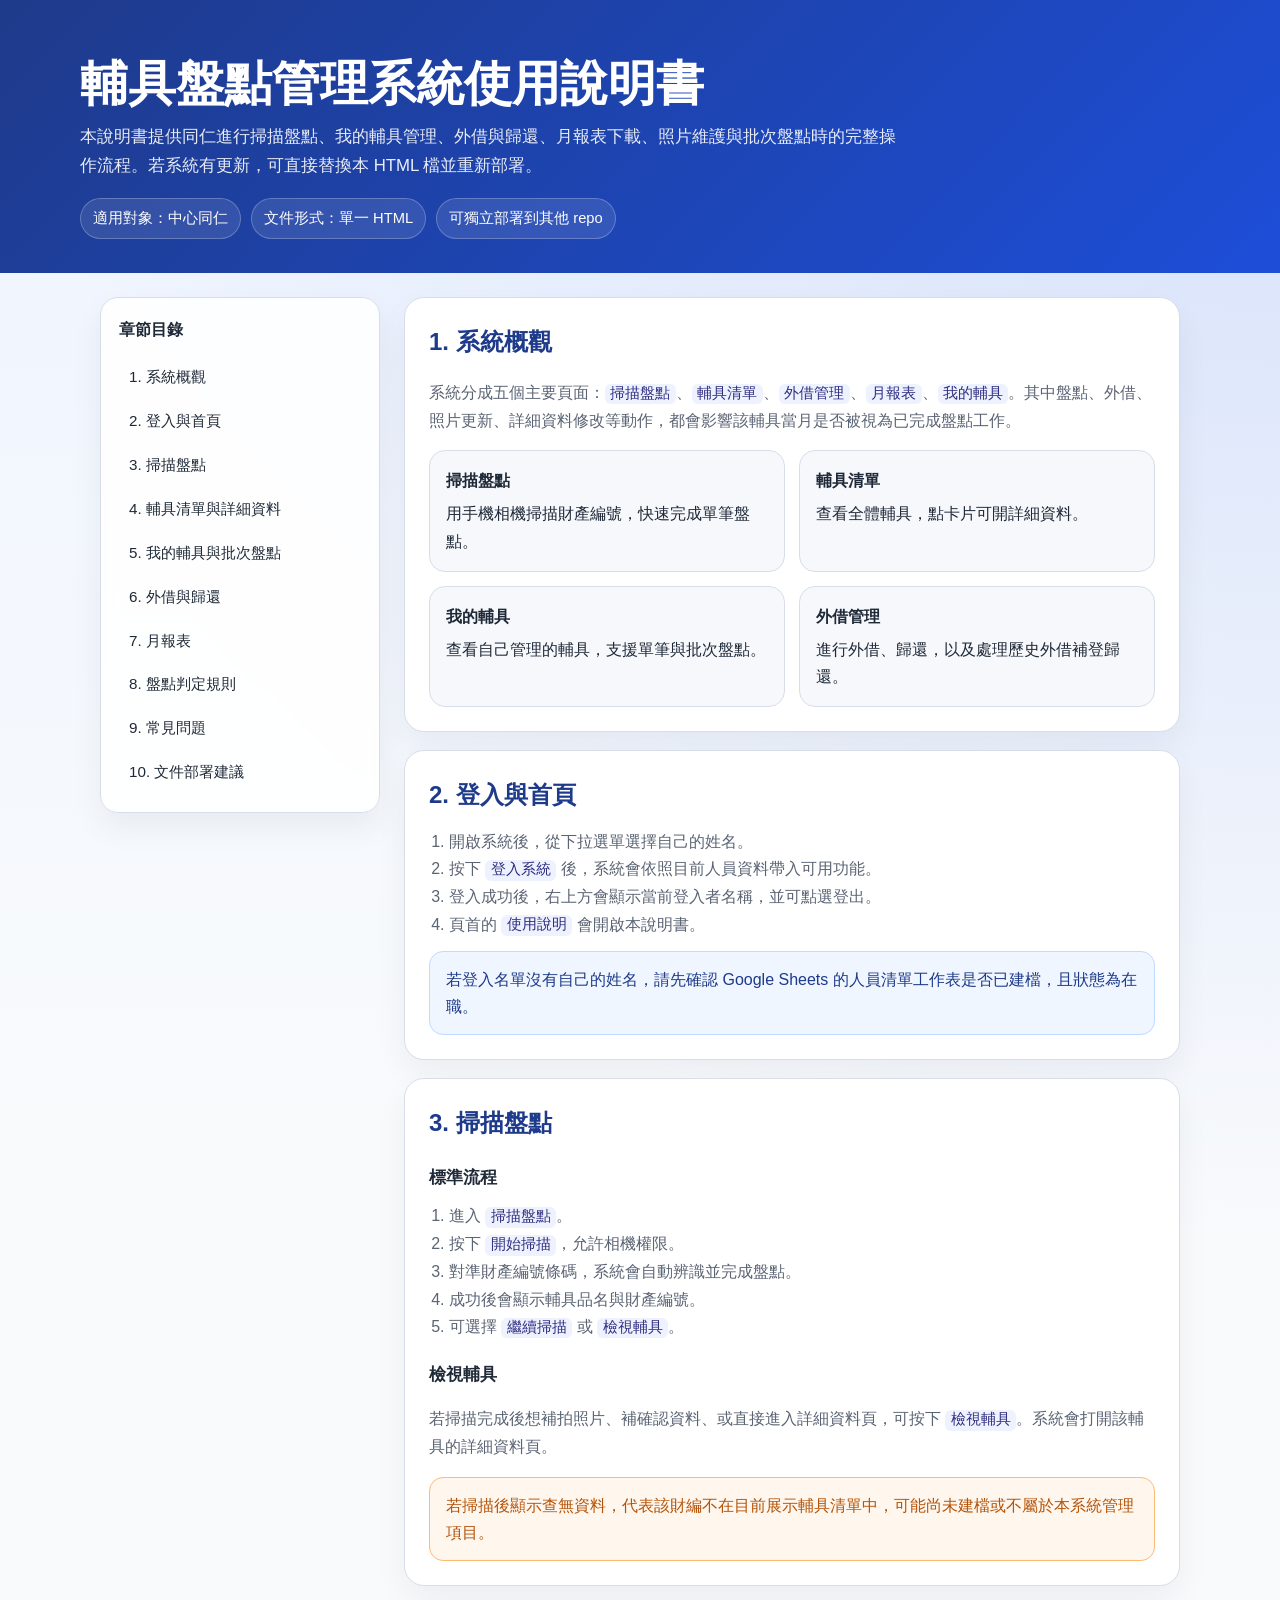
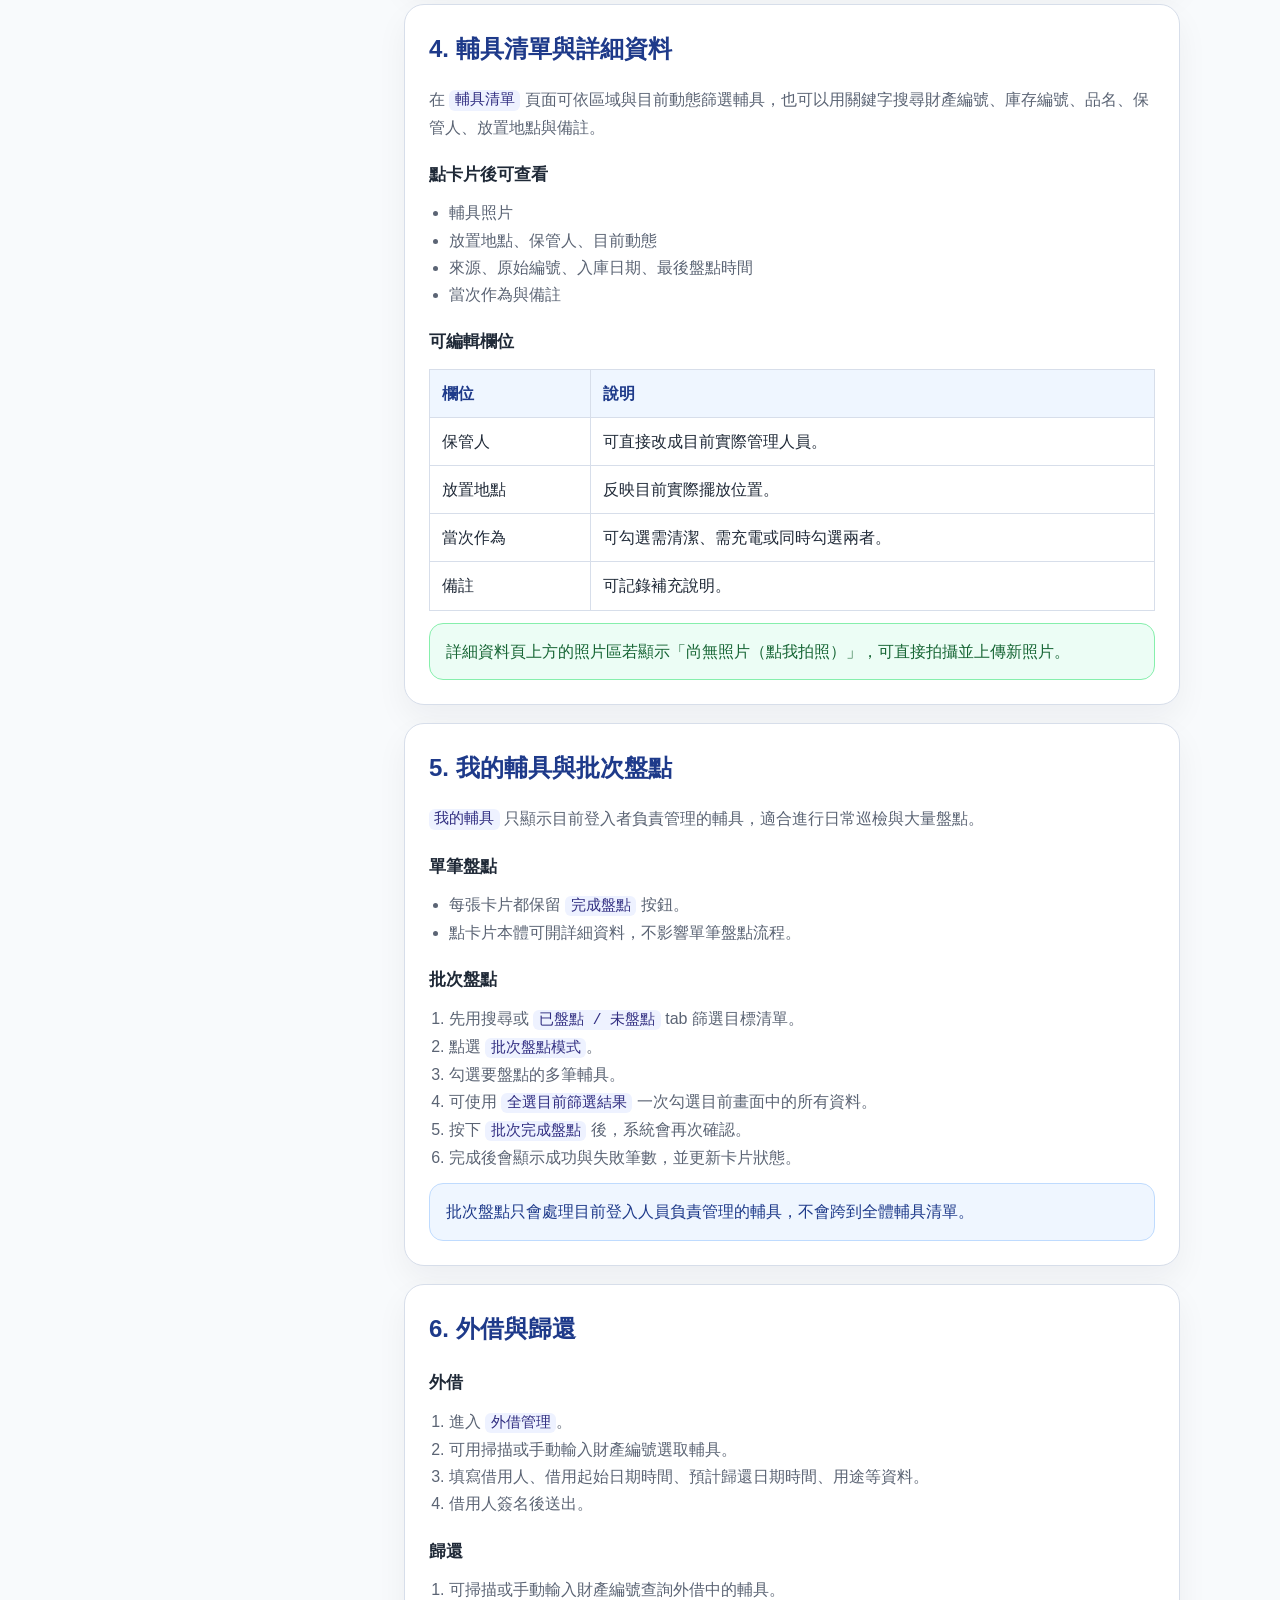
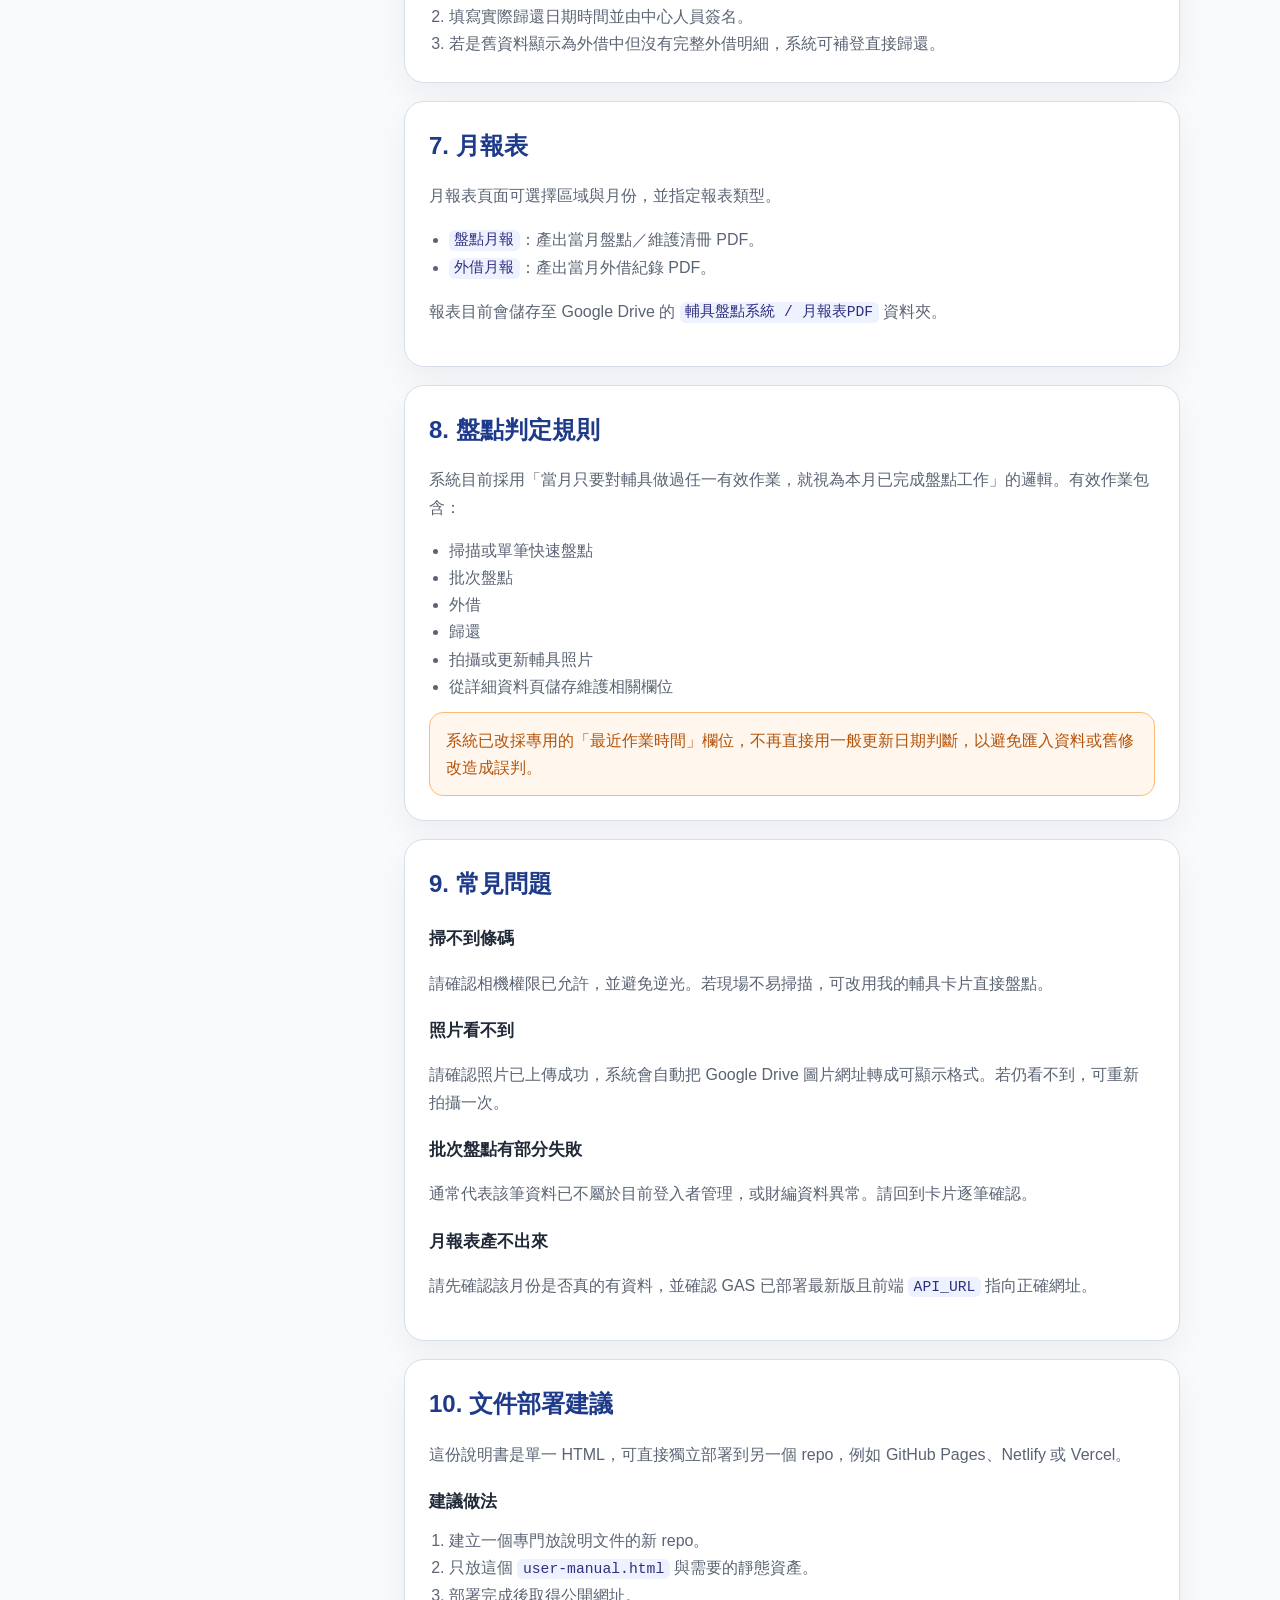
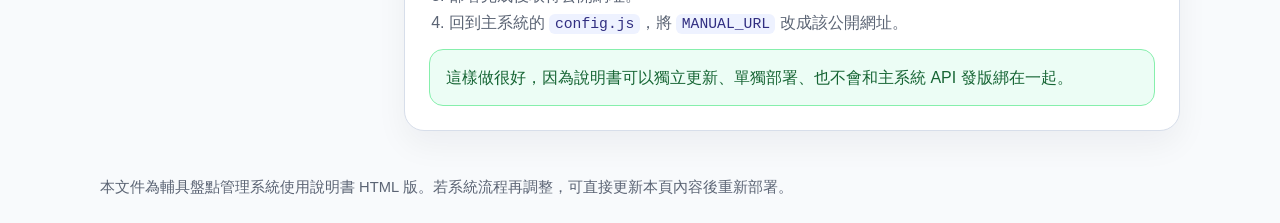
<file: user-manual.html>
<!DOCTYPE html>
<html lang="zh-TW">
<head>
  <meta charset="UTF-8">
  <meta name="viewport" content="width=device-width, initial-scale=1.0">
  <title>輔具盤點管理系統使用說明書</title>
  <style>
    :root {
      --ink: #1f2937;
      --muted: #5b6474;
      --line: #d7deea;
      --panel: #ffffff;
      --soft: #f6f8fc;
      --brand: #1d4ed8;
      --brand-deep: #1e3a8a;
      --accent: #0f766e;
      --warn: #b45309;
      --danger: #b91c1c;
    }

    * { box-sizing: border-box; }
    body {
      margin: 0;
      font-family: "Segoe UI", "Microsoft JhengHei", sans-serif;
      color: var(--ink);
      background:
        radial-gradient(circle at top right, rgba(29, 78, 216, 0.12), transparent 24%),
        linear-gradient(180deg, #eef4ff 0%, #f8fafc 22%, #f8fafc 100%);
      line-height: 1.7;
    }

    .hero {
      padding: 56px 20px 34px;
      background: linear-gradient(135deg, var(--brand-deep), var(--brand));
      color: #fff;
    }

    .hero-inner,
    .content,
    .footer {
      max-width: 1120px;
      margin: 0 auto;
    }

    .hero h1 {
      margin: 0 0 12px;
      font-size: clamp(2rem, 4vw, 3rem);
      line-height: 1.15;
    }

    .hero p {
      margin: 0;
      max-width: 820px;
      font-size: 1.05rem;
      color: rgba(255, 255, 255, 0.9);
    }

    .hero-badges {
      display: flex;
      flex-wrap: wrap;
      gap: 10px;
      margin-top: 18px;
    }

    .hero-badge {
      padding: 7px 12px;
      border: 1px solid rgba(255, 255, 255, 0.24);
      border-radius: 999px;
      background: rgba(255, 255, 255, 0.1);
      font-size: 0.92rem;
    }

    .content {
      display: grid;
      grid-template-columns: 280px minmax(0, 1fr);
      gap: 24px;
      padding: 24px 20px 44px;
    }

    .sidebar {
      position: sticky;
      top: 20px;
      align-self: start;
      padding: 18px;
      border: 1px solid var(--line);
      border-radius: 18px;
      background: rgba(255, 255, 255, 0.88);
      backdrop-filter: blur(8px);
      box-shadow: 0 14px 32px rgba(15, 23, 42, 0.06);
    }

    .sidebar h2 {
      margin: 0 0 12px;
      font-size: 1rem;
    }

    .sidebar a {
      display: block;
      padding: 9px 10px;
      border-radius: 10px;
      color: var(--ink);
      text-decoration: none;
      font-size: 0.95rem;
    }

    .sidebar a:hover {
      background: #eef4ff;
      color: var(--brand-deep);
    }

    .main {
      display: grid;
      gap: 18px;
    }

    .card {
      padding: 24px;
      border: 1px solid var(--line);
      border-radius: 20px;
      background: var(--panel);
      box-shadow: 0 14px 32px rgba(15, 23, 42, 0.05);
    }

    .card h2 {
      margin: 0 0 12px;
      font-size: 1.5rem;
      color: var(--brand-deep);
    }

    .card h3 {
      margin: 20px 0 8px;
      font-size: 1.05rem;
    }

    .card p,
    .card li {
      color: var(--muted);
    }

    .grid {
      display: grid;
      grid-template-columns: repeat(2, minmax(0, 1fr));
      gap: 14px;
    }

    .mini {
      padding: 16px;
      border: 1px solid var(--line);
      border-radius: 16px;
      background: var(--soft);
    }

    .mini strong {
      display: block;
      margin-bottom: 6px;
      color: var(--ink);
    }

    .flow,
    .checklist {
      margin: 10px 0 0;
      padding-left: 1.25rem;
    }

    .note,
    .warn,
    .ok {
      padding: 14px 16px;
      border-radius: 14px;
      margin-top: 12px;
    }

    .note {
      background: #eff6ff;
      border: 1px solid #bfdbfe;
      color: #1e3a8a;
    }

    .warn {
      background: #fff7ed;
      border: 1px solid #fdba74;
      color: var(--warn);
    }

    .ok {
      background: #ecfdf5;
      border: 1px solid #86efac;
      color: #166534;
    }

    code {
      padding: 0.14rem 0.34rem;
      border-radius: 6px;
      background: #eef2ff;
      color: #312e81;
      font-family: Consolas, monospace;
      font-size: 0.92em;
    }

    table {
      width: 100%;
      border-collapse: collapse;
      margin-top: 12px;
    }

    th,
    td {
      padding: 10px 12px;
      border: 1px solid var(--line);
      text-align: left;
      vertical-align: top;
    }

    th {
      background: #eff6ff;
      color: var(--brand-deep);
    }

    .footer {
      padding: 0 20px 40px;
      color: var(--muted);
      font-size: 0.92rem;
    }

    @media (max-width: 960px) {
      .content {
        grid-template-columns: 1fr;
      }

      .sidebar {
        position: static;
      }
    }

    @media (max-width: 640px) {
      .hero {
        padding-top: 42px;
      }

      .card {
        padding: 18px;
      }

      .grid {
        grid-template-columns: 1fr;
      }
    }
  </style>
</head>
<body>
  <header class="hero">
    <div class="hero-inner">
      <h1>輔具盤點管理系統使用說明書</h1>
      <p>本說明書提供同仁進行掃描盤點、我的輔具管理、外借與歸還、月報表下載、照片維護與批次盤點時的完整操作流程。若系統有更新，可直接替換本 HTML 檔並重新部署。</p>
      <div class="hero-badges">
        <div class="hero-badge">適用對象：中心同仁</div>
        <div class="hero-badge">文件形式：單一 HTML</div>
        <div class="hero-badge">可獨立部署到其他 repo</div>
      </div>
    </div>
  </header>

  <div class="content">
    <aside class="sidebar">
      <h2>章節目錄</h2>
      <a href="#overview">1. 系統概觀</a>
      <a href="#login">2. 登入與首頁</a>
      <a href="#scan">3. 掃描盤點</a>
      <a href="#list">4. 輔具清單與詳細資料</a>
      <a href="#my">5. 我的輔具與批次盤點</a>
      <a href="#loan">6. 外借與歸還</a>
      <a href="#report">7. 月報表</a>
      <a href="#rules">8. 盤點判定規則</a>
      <a href="#troubleshooting">9. 常見問題</a>
      <a href="#deploy">10. 文件部署建議</a>
    </aside>

    <main class="main">
      <section id="overview" class="card">
        <h2>1. 系統概觀</h2>
        <p>系統分成五個主要頁面：<code>掃描盤點</code>、<code>輔具清單</code>、<code>外借管理</code>、<code>月報表</code>、<code>我的輔具</code>。其中盤點、外借、照片更新、詳細資料修改等動作，都會影響該輔具當月是否被視為已完成盤點工作。</p>
        <div class="grid">
          <div class="mini"><strong>掃描盤點</strong>用手機相機掃描財產編號，快速完成單筆盤點。</div>
          <div class="mini"><strong>輔具清單</strong>查看全體輔具，點卡片可開詳細資料。</div>
          <div class="mini"><strong>我的輔具</strong>查看自己管理的輔具，支援單筆與批次盤點。</div>
          <div class="mini"><strong>外借管理</strong>進行外借、歸還，以及處理歷史外借補登歸還。</div>
        </div>
      </section>

      <section id="login" class="card">
        <h2>2. 登入與首頁</h2>
        <ol class="flow">
          <li>開啟系統後，從下拉選單選擇自己的姓名。</li>
          <li>按下 <code>登入系統</code> 後，系統會依照目前人員資料帶入可用功能。</li>
          <li>登入成功後，右上方會顯示當前登入者名稱，並可點選登出。</li>
          <li>頁首的 <code>使用說明</code> 會開啟本說明書。</li>
        </ol>
        <div class="note">若登入名單沒有自己的姓名，請先確認 Google Sheets 的人員清單工作表是否已建檔，且狀態為在職。</div>
      </section>

      <section id="scan" class="card">
        <h2>3. 掃描盤點</h2>
        <h3>標準流程</h3>
        <ol class="flow">
          <li>進入 <code>掃描盤點</code>。</li>
          <li>按下 <code>開始掃描</code>，允許相機權限。</li>
          <li>對準財產編號條碼，系統會自動辨識並完成盤點。</li>
          <li>成功後會顯示輔具品名與財產編號。</li>
          <li>可選擇 <code>繼續掃描</code> 或 <code>檢視輔具</code>。</li>
        </ol>
        <h3>檢視輔具</h3>
        <p>若掃描完成後想補拍照片、補確認資料、或直接進入詳細資料頁，可按下 <code>檢視輔具</code>。系統會打開該輔具的詳細資料頁。</p>
        <div class="warn">若掃描後顯示查無資料，代表該財編不在目前展示輔具清單中，可能尚未建檔或不屬於本系統管理項目。</div>
      </section>

      <section id="list" class="card">
        <h2>4. 輔具清單與詳細資料</h2>
        <p>在 <code>輔具清單</code> 頁面可依區域與目前動態篩選輔具，也可以用關鍵字搜尋財產編號、庫存編號、品名、保管人、放置地點與備註。</p>
        <h3>點卡片後可查看</h3>
        <ul class="checklist">
          <li>輔具照片</li>
          <li>放置地點、保管人、目前動態</li>
          <li>來源、原始編號、入庫日期、最後盤點時間</li>
          <li>當次作為與備註</li>
        </ul>
        <h3>可編輯欄位</h3>
        <table>
          <thead>
            <tr><th>欄位</th><th>說明</th></tr>
          </thead>
          <tbody>
            <tr><td>保管人</td><td>可直接改成目前實際管理人員。</td></tr>
            <tr><td>放置地點</td><td>反映目前實際擺放位置。</td></tr>
            <tr><td>當次作為</td><td>可勾選需清潔、需充電或同時勾選兩者。</td></tr>
            <tr><td>備註</td><td>可記錄補充說明。</td></tr>
          </tbody>
        </table>
        <div class="ok">詳細資料頁上方的照片區若顯示「尚無照片（點我拍照）」，可直接拍攝並上傳新照片。</div>
      </section>

      <section id="my" class="card">
        <h2>5. 我的輔具與批次盤點</h2>
        <p><code>我的輔具</code> 只顯示目前登入者負責管理的輔具，適合進行日常巡檢與大量盤點。</p>
        <h3>單筆盤點</h3>
        <ul class="checklist">
          <li>每張卡片都保留 <code>完成盤點</code> 按鈕。</li>
          <li>點卡片本體可開詳細資料，不影響單筆盤點流程。</li>
        </ul>
        <h3>批次盤點</h3>
        <ol class="flow">
          <li>先用搜尋或 <code>已盤點 / 未盤點</code> tab 篩選目標清單。</li>
          <li>點選 <code>批次盤點模式</code>。</li>
          <li>勾選要盤點的多筆輔具。</li>
          <li>可使用 <code>全選目前篩選結果</code> 一次勾選目前畫面中的所有資料。</li>
          <li>按下 <code>批次完成盤點</code> 後，系統會再次確認。</li>
          <li>完成後會顯示成功與失敗筆數，並更新卡片狀態。</li>
        </ol>
        <div class="note">批次盤點只會處理目前登入人員負責管理的輔具，不會跨到全體輔具清單。</div>
      </section>

      <section id="loan" class="card">
        <h2>6. 外借與歸還</h2>
        <h3>外借</h3>
        <ol class="flow">
          <li>進入 <code>外借管理</code>。</li>
          <li>可用掃描或手動輸入財產編號選取輔具。</li>
          <li>填寫借用人、借用起始日期時間、預計歸還日期時間、用途等資料。</li>
          <li>借用人簽名後送出。</li>
        </ol>
        <h3>歸還</h3>
        <ol class="flow">
          <li>可掃描或手動輸入財產編號查詢外借中的輔具。</li>
          <li>填寫實際歸還日期時間並由中心人員簽名。</li>
          <li>若是舊資料顯示為外借中但沒有完整外借明細，系統可補登直接歸還。</li>
        </ol>
      </section>

      <section id="report" class="card">
        <h2>7. 月報表</h2>
        <p>月報表頁面可選擇區域與月份，並指定報表類型。</p>
        <ul class="checklist">
          <li><code>盤點月報</code>：產出當月盤點／維護清冊 PDF。</li>
          <li><code>外借月報</code>：產出當月外借紀錄 PDF。</li>
        </ul>
        <p>報表目前會儲存至 Google Drive 的 <code>輔具盤點系統 / 月報表PDF</code> 資料夾。</p>
      </section>

      <section id="rules" class="card">
        <h2>8. 盤點判定規則</h2>
        <p>系統目前採用「當月只要對輔具做過任一有效作業，就視為本月已完成盤點工作」的邏輯。有效作業包含：</p>
        <ul class="checklist">
          <li>掃描或單筆快速盤點</li>
          <li>批次盤點</li>
          <li>外借</li>
          <li>歸還</li>
          <li>拍攝或更新輔具照片</li>
          <li>從詳細資料頁儲存維護相關欄位</li>
        </ul>
        <div class="warn">系統已改採專用的「最近作業時間」欄位，不再直接用一般更新日期判斷，以避免匯入資料或舊修改造成誤判。</div>
      </section>

      <section id="troubleshooting" class="card">
        <h2>9. 常見問題</h2>
        <h3>掃不到條碼</h3>
        <p>請確認相機權限已允許，並避免逆光。若現場不易掃描，可改用我的輔具卡片直接盤點。</p>
        <h3>照片看不到</h3>
        <p>請確認照片已上傳成功，系統會自動把 Google Drive 圖片網址轉成可顯示格式。若仍看不到，可重新拍攝一次。</p>
        <h3>批次盤點有部分失敗</h3>
        <p>通常代表該筆資料已不屬於目前登入者管理，或財編資料異常。請回到卡片逐筆確認。</p>
        <h3>月報表產不出來</h3>
        <p>請先確認該月份是否真的有資料，並確認 GAS 已部署最新版且前端 <code>API_URL</code> 指向正確網址。</p>
      </section>

      <section id="deploy" class="card">
        <h2>10. 文件部署建議</h2>
        <p>這份說明書是單一 HTML，可直接獨立部署到另一個 repo，例如 GitHub Pages、Netlify 或 Vercel。</p>
        <h3>建議做法</h3>
        <ol class="flow">
          <li>建立一個專門放說明文件的新 repo。</li>
          <li>只放這個 <code>user-manual.html</code> 與需要的靜態資產。</li>
          <li>部署完成後取得公開網址。</li>
          <li>回到主系統的 <code>config.js</code>，將 <code>MANUAL_URL</code> 改成該公開網址。</li>
        </ol>
        <div class="ok">這樣做很好，因為說明書可以獨立更新、單獨部署、也不會和主系統 API 發版綁在一起。</div>
      </section>
    </main>
  </div>

  <div class="footer">
    本文件為輔具盤點管理系統使用說明書 HTML 版。若系統流程再調整，可直接更新本頁內容後重新部署。
  </div>
</body>
</html>
</file>
